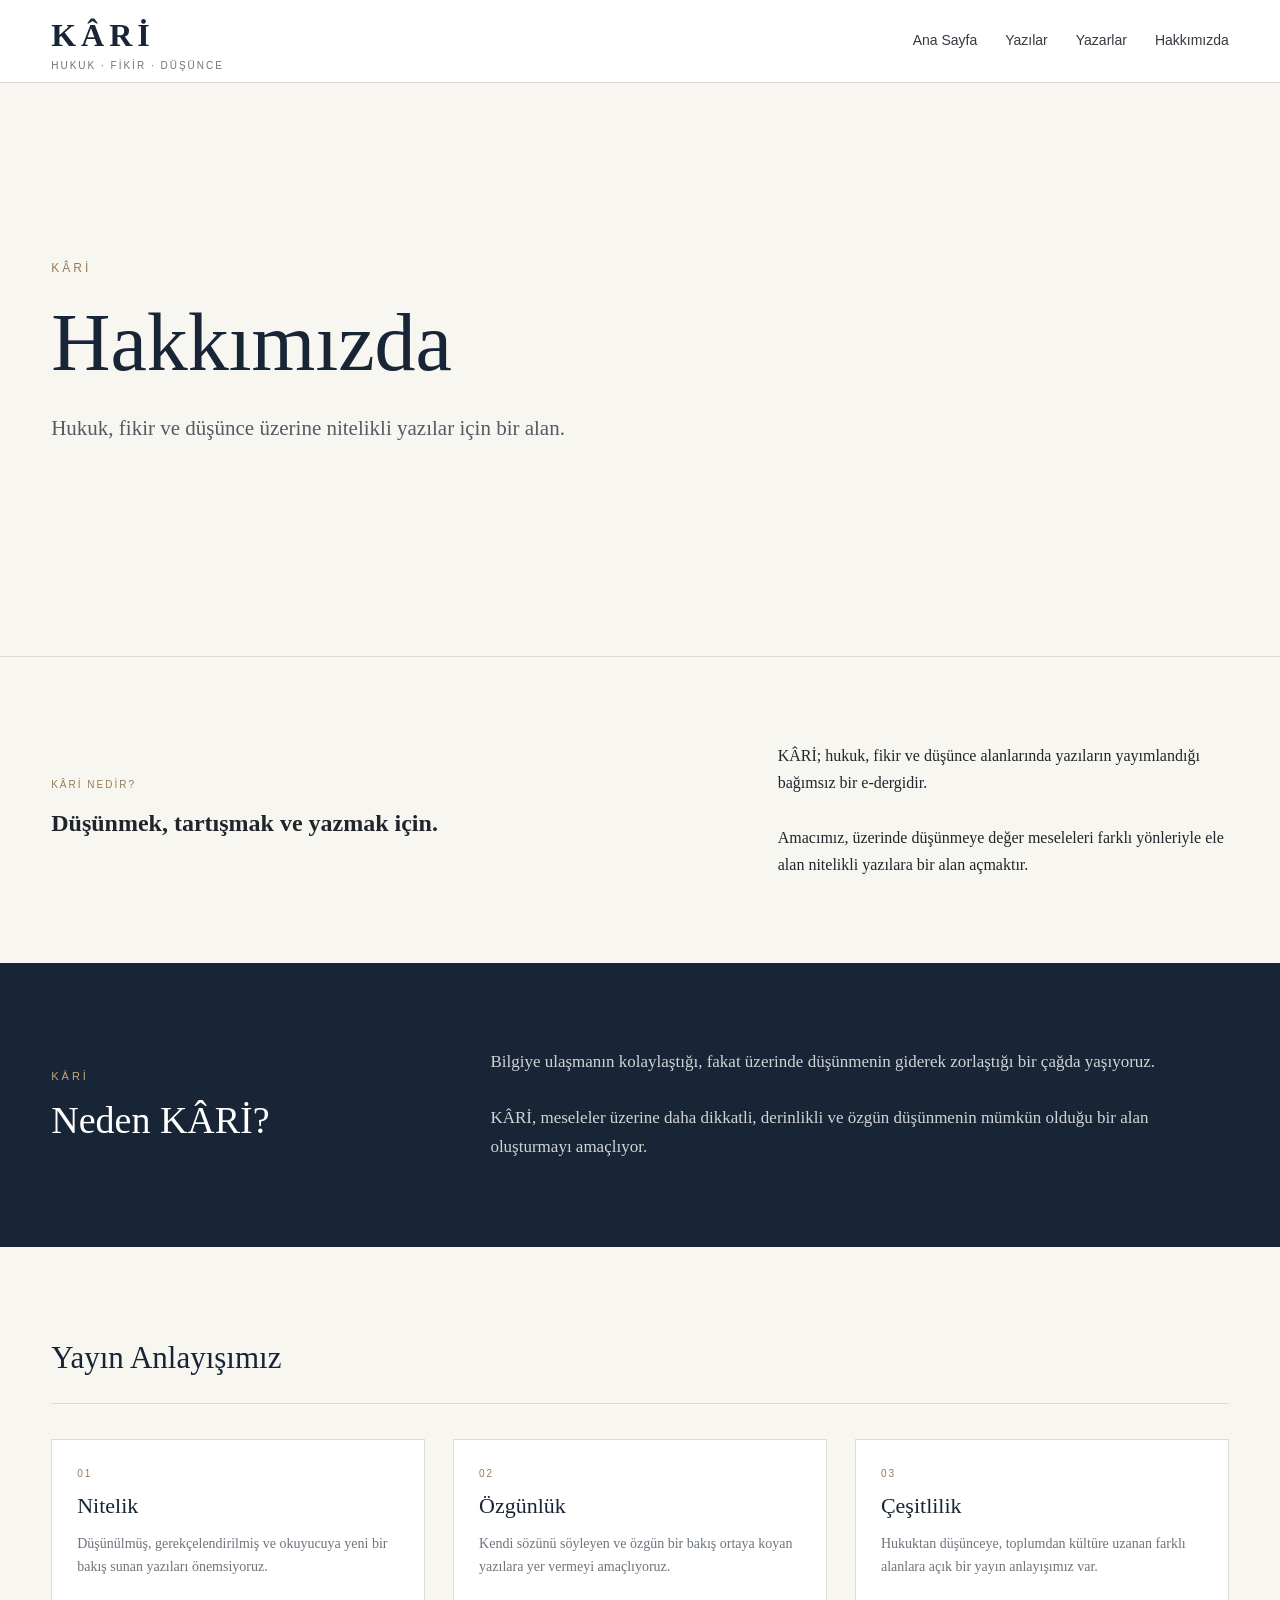
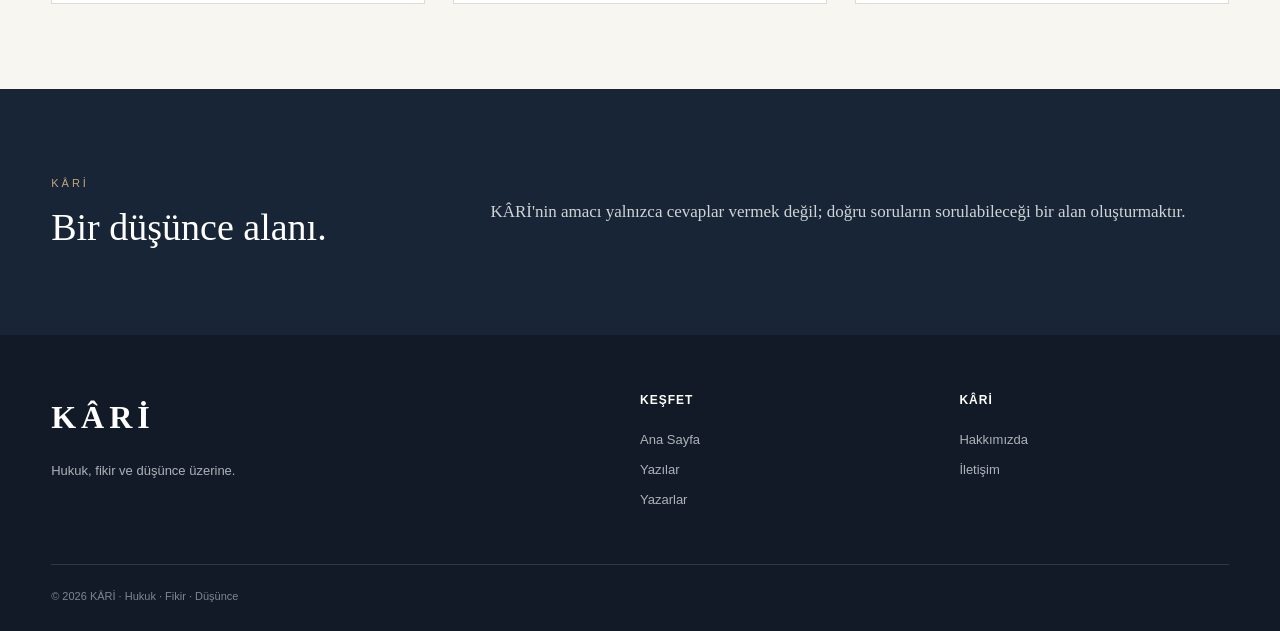
<file: hakkimizda.html>
<!DOCTYPE html>
<html lang="tr">
<head>
    <meta charset="UTF-8">
    <meta name="viewport" content="width=device-width, initial-scale=1.0">

    <title>Hakkımızda | KÂRİ</title>

    <link rel="stylesheet" href="css/style.css">
</head>

<body>

<header>
    <div class="container navbar">

        <a href="index.html" class="logo">
            KÂRİ
            <span>HUKUK · FİKİR · DÜŞÜNCE</span>
        </a>

        <nav>
            <a href="index.html">Ana Sayfa</a>
            <a href="makaleler.html">Yazılar</a>
            <a href="yazarlar.html">Yazarlar</a>
            <a href="hakkimizda.html">Hakkımızda</a>
        </nav>

    </div>
</header>


<main>

    <section class="hero">
        <div class="container">
            <div class="hero-content">

                <div class="eyebrow">
                    KÂRİ
                </div>

                <h1>Hakkımızda</h1>

                <p class="hero-description">
                    Hukuk, fikir ve düşünce üzerine
                    nitelikli yazılar için bir alan.
                </p>

            </div>
        </div>
    </section>


    <section>
        <div class="container">

            <div class="featured-grid">

                <div>
                    <div class="category">KÂRİ NEDİR?</div>

                    <h2>
                        Düşünmek, tartışmak
                        ve yazmak için.
                    </h2>
                </div>

                <div>
                    <p>
                        KÂRİ; hukuk, fikir ve düşünce
                        alanlarında yazıların yayımlandığı
                        bağımsız bir e-dergidir.
                    </p>

                    <br>

                    <p>
                        Amacımız, üzerinde düşünmeye değer
                        meseleleri farklı yönleriyle ele alan
                        nitelikli yazılara bir alan açmaktır.
                    </p>
                </div>

            </div>

        </div>
    </section>


    <section class="editor">

        <div class="container">

            <div class="editor-grid">

                <div>
                    <div class="editor-label">
                        KÂRİ
                    </div>

                    <h2>
                        Neden KÂRİ?
                    </h2>
                </div>

                <div>
                    <p>
                        Bilgiye ulaşmanın kolaylaştığı,
                        fakat üzerinde düşünmenin giderek
                        zorlaştığı bir çağda yaşıyoruz.
                    </p>

                    <br>

                    <p>
                        KÂRİ, meseleler üzerine daha dikkatli,
                        derinlikli ve özgün düşünmenin mümkün
                        olduğu bir alan oluşturmayı amaçlıyor.
                    </p>
                </div>

            </div>

        </div>

    </section>


    <section>

        <div class="container">

            <div class="section-heading">
                <h2>Yayın Anlayışımız</h2>
            </div>

            <div class="articles">

                <article class="article-card">
                    <div class="article-content">
                        <div class="category">01</div>

                        <h3>Nitelik</h3>

                        <p>
                            Düşünülmüş, gerekçelendirilmiş
                            ve okuyucuya yeni bir bakış
                            sunan yazıları önemsiyoruz.
                        </p>
                    </div>
                </article>


                <article class="article-card">
                    <div class="article-content">
                        <div class="category">02</div>

                        <h3>Özgünlük</h3>

                        <p>
                            Kendi sözünü söyleyen ve özgün
                            bir bakış ortaya koyan yazılara
                            yer vermeyi amaçlıyoruz.
                        </p>
                    </div>
                </article>


                <article class="article-card">
                    <div class="article-content">
                        <div class="category">03</div>

                        <h3>Çeşitlilik</h3>

                        <p>
                            Hukuktan düşünceye, toplumdan
                            kültüre uzanan farklı alanlara
                            açık bir yayın anlayışımız var.
                        </p>
                    </div>
                </article>

            </div>

        </div>

    </section>


    <section class="editor">

        <div class="container">

            <div class="editor-grid">

                <div>
                    <div class="editor-label">
                        KÂRİ
                    </div>

                    <h2>
                        Bir düşünce
                        alanı.
                    </h2>
                </div>

                <div>
                    <p>
                        KÂRİ'nin amacı yalnızca cevaplar
                        vermek değil; doğru soruların
                        sorulabileceği bir alan oluşturmaktır.
                    </p>
                </div>

            </div>

        </div>

    </section>

</main>


<footer>

    <div class="container">

        <div class="footer-grid">

            <div>
                <div class="logo">KÂRİ</div>

                <p>
                    Hukuk, fikir ve düşünce üzerine.
                </p>
            </div>

            <div>
                <h4>Keşfet</h4>

                <ul>
                    <li><a href="index.html">Ana Sayfa</a></li>
                    <li><a href="makaleler.html">Yazılar</a></li>
                    <li><a href="yazarlar.html">Yazarlar</a></li>
                </ul>
            </div>

            <div>
                <h4>KÂRİ</h4>

                <ul>
                    <li><a href="hakkimizda.html">Hakkımızda</a></li>
                    <li><a href="#">İletişim</a></li>
                </ul>
            </div>

        </div>

        <div class="copyright">
            © 2026 KÂRİ · Hukuk · Fikir · Düşünce
        </div>

    </div>

</footer>

</body>
</html>
</file>
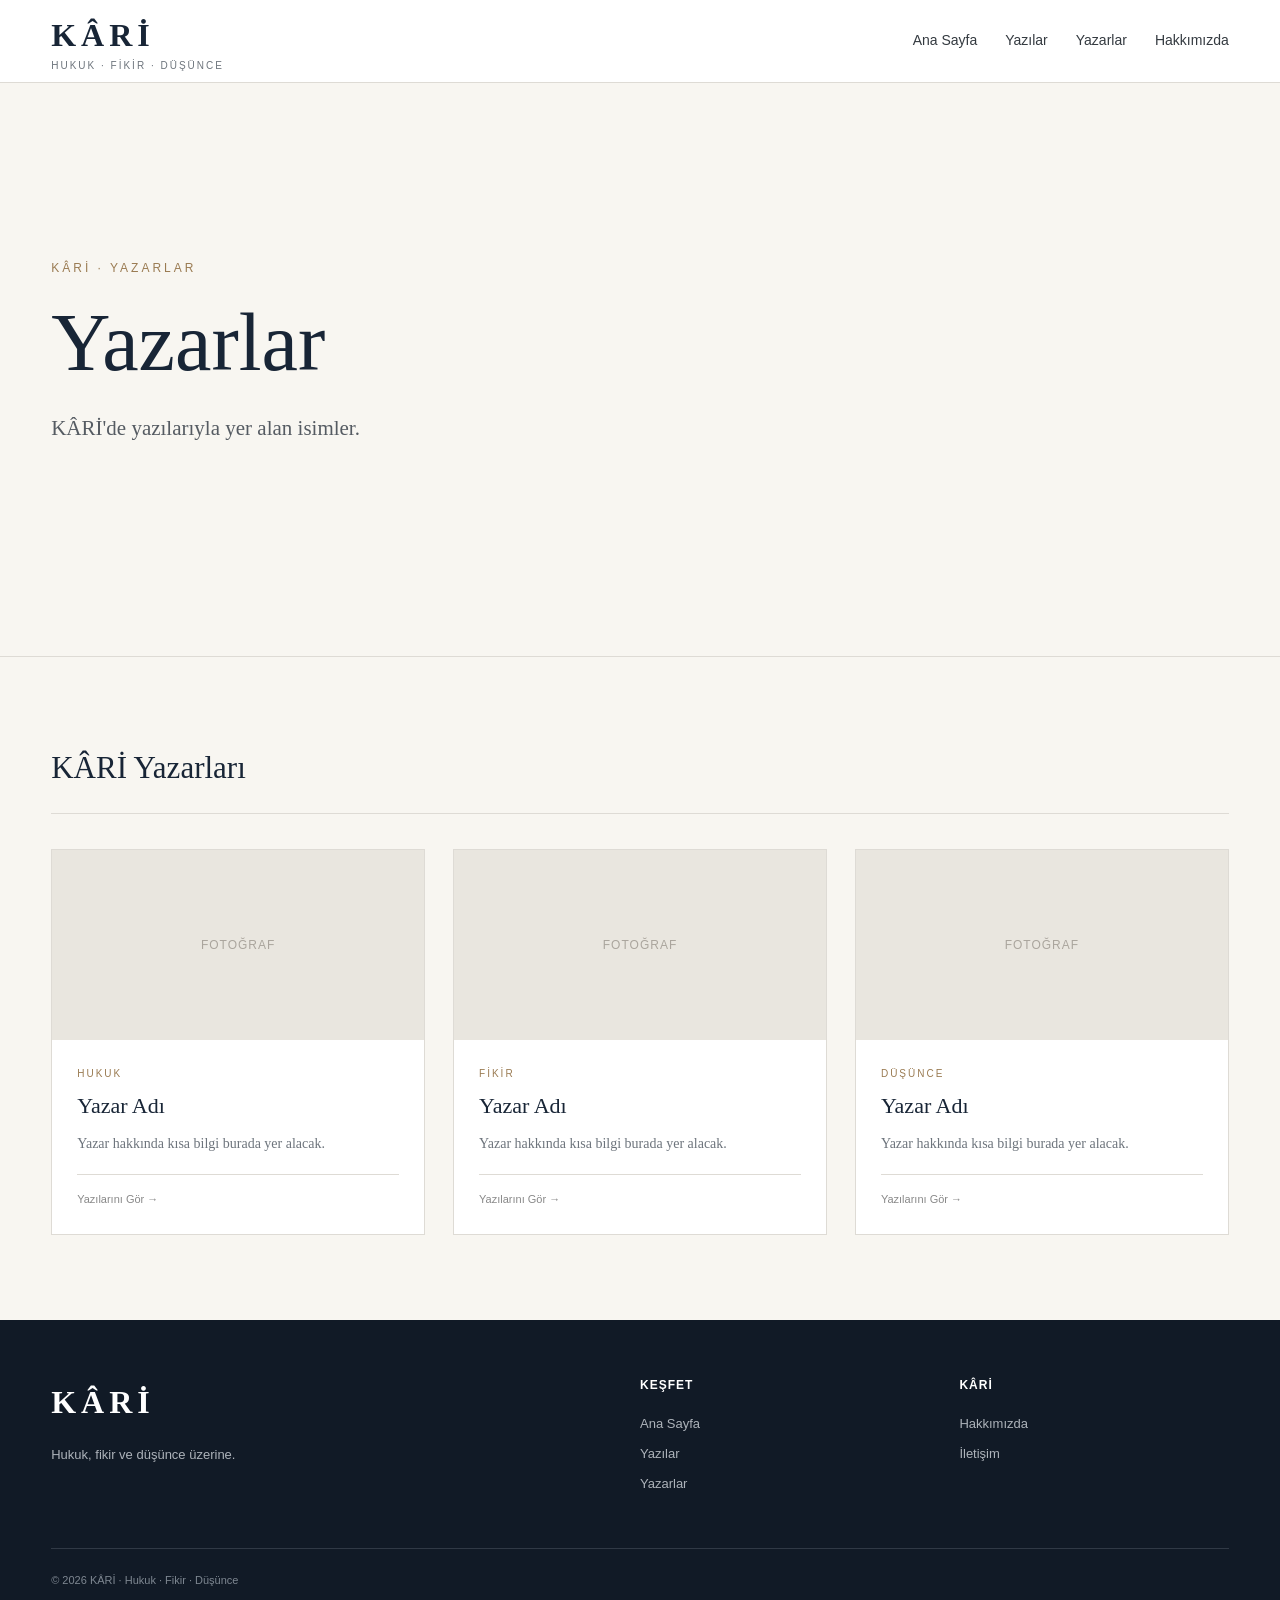
<file: yazarlar.html>
<!DOCTYPE html>
<html lang="tr">

<head>
    <meta charset="UTF-8">
    <meta name="viewport" content="width=device-width, initial-scale=1.0">

    <title>Yazarlar | KÂRİ</title>

    <meta
        name="description"
        content="KÂRİ yazarları — Hukuk, fikir ve düşünce üzerine."
    >

    <link rel="stylesheet" href="css/style.css">
</head>

<body>

<header>
    <div class="container navbar">

        <a href="index.html" class="logo">
            KÂRİ
            <span>HUKUK · FİKİR · DÜŞÜNCE</span>
        </a>

        <nav>
            <a href="index.html">Ana Sayfa</a>
            <a href="makaleler.html">Yazılar</a>
            <a href="yazarlar.html">Yazarlar</a>
            <a href="hakkimizda.html">Hakkımızda</a>
        </nav>

    </div>
</header>


<main>

    <section class="hero">

        <div class="container">

            <div class="hero-content">

                <div class="eyebrow">
                    KÂRİ · YAZARLAR
                </div>

                <h1>
                    Yazarlar
                </h1>

                <p class="hero-description">
                    KÂRİ'de yazılarıyla yer alan isimler.
                </p>

            </div>

        </div>

    </section>


    <section>

        <div class="container">

            <div class="section-heading">
                <h2>KÂRİ Yazarları</h2>
            </div>


            <div class="articles">

                <article class="article-card">

                    <div class="article-image">
                        FOTOĞRAF
                    </div>

                    <div class="article-content">

                        <div class="category">
                            HUKUK
                        </div>

                        <h3>
                            Yazar Adı
                        </h3>

                        <p>
                            Yazar hakkında kısa bilgi burada
                            yer alacak.
                        </p>

                        <div class="article-meta">
                            Yazılarını Gör →
                        </div>

                    </div>

                </article>


                <article class="article-card">

                    <div class="article-image">
                        FOTOĞRAF
                    </div>

                    <div class="article-content">

                        <div class="category">
                            FİKİR
                        </div>

                        <h3>
                            Yazar Adı
                        </h3>

                        <p>
                            Yazar hakkında kısa bilgi burada
                            yer alacak.
                        </p>

                        <div class="article-meta">
                            Yazılarını Gör →
                        </div>

                    </div>

                </article>


                <article class="article-card">

                    <div class="article-image">
                        FOTOĞRAF
                    </div>

                    <div class="article-content">

                        <div class="category">
                            DÜŞÜNCE
                        </div>

                        <h3>
                            Yazar Adı
                        </h3>

                        <p>
                            Yazar hakkında kısa bilgi burada
                            yer alacak.
                        </p>

                        <div class="article-meta">
                            Yazılarını Gör →
                        </div>

                    </div>

                </article>

            </div>

        </div>

    </section>

</main>


<footer>

    <div class="container">

        <div class="footer-grid">

            <div>

                <div class="logo">
                    KÂRİ
                </div>

                <p>
                    Hukuk, fikir ve düşünce üzerine.
                </p>

            </div>


            <div>

                <h4>Keşfet</h4>

                <ul>

                    <li>
                        <a href="index.html">
                            Ana Sayfa
                        </a>
                    </li>

                    <li>
                        <a href="makaleler.html">
                            Yazılar
                        </a>
                    </li>

                    <li>
                        <a href="yazarlar.html">
                            Yazarlar
                        </a>
                    </li>

                </ul>

            </div>


            <div>

                <h4>KÂRİ</h4>

                <ul>

                    <li>
                        <a href="hakkimizda.html">
                            Hakkımızda
                        </a>
                    </li>

                    <li>
                        <a href="#">
                            İletişim
                        </a>
                    </li>

                </ul>

            </div>

        </div>


        <div class="copyright">
            © 2026 KÂRİ · Hukuk · Fikir · Düşünce
        </div>

    </div>

</footer>

</body>
</html>
</file>
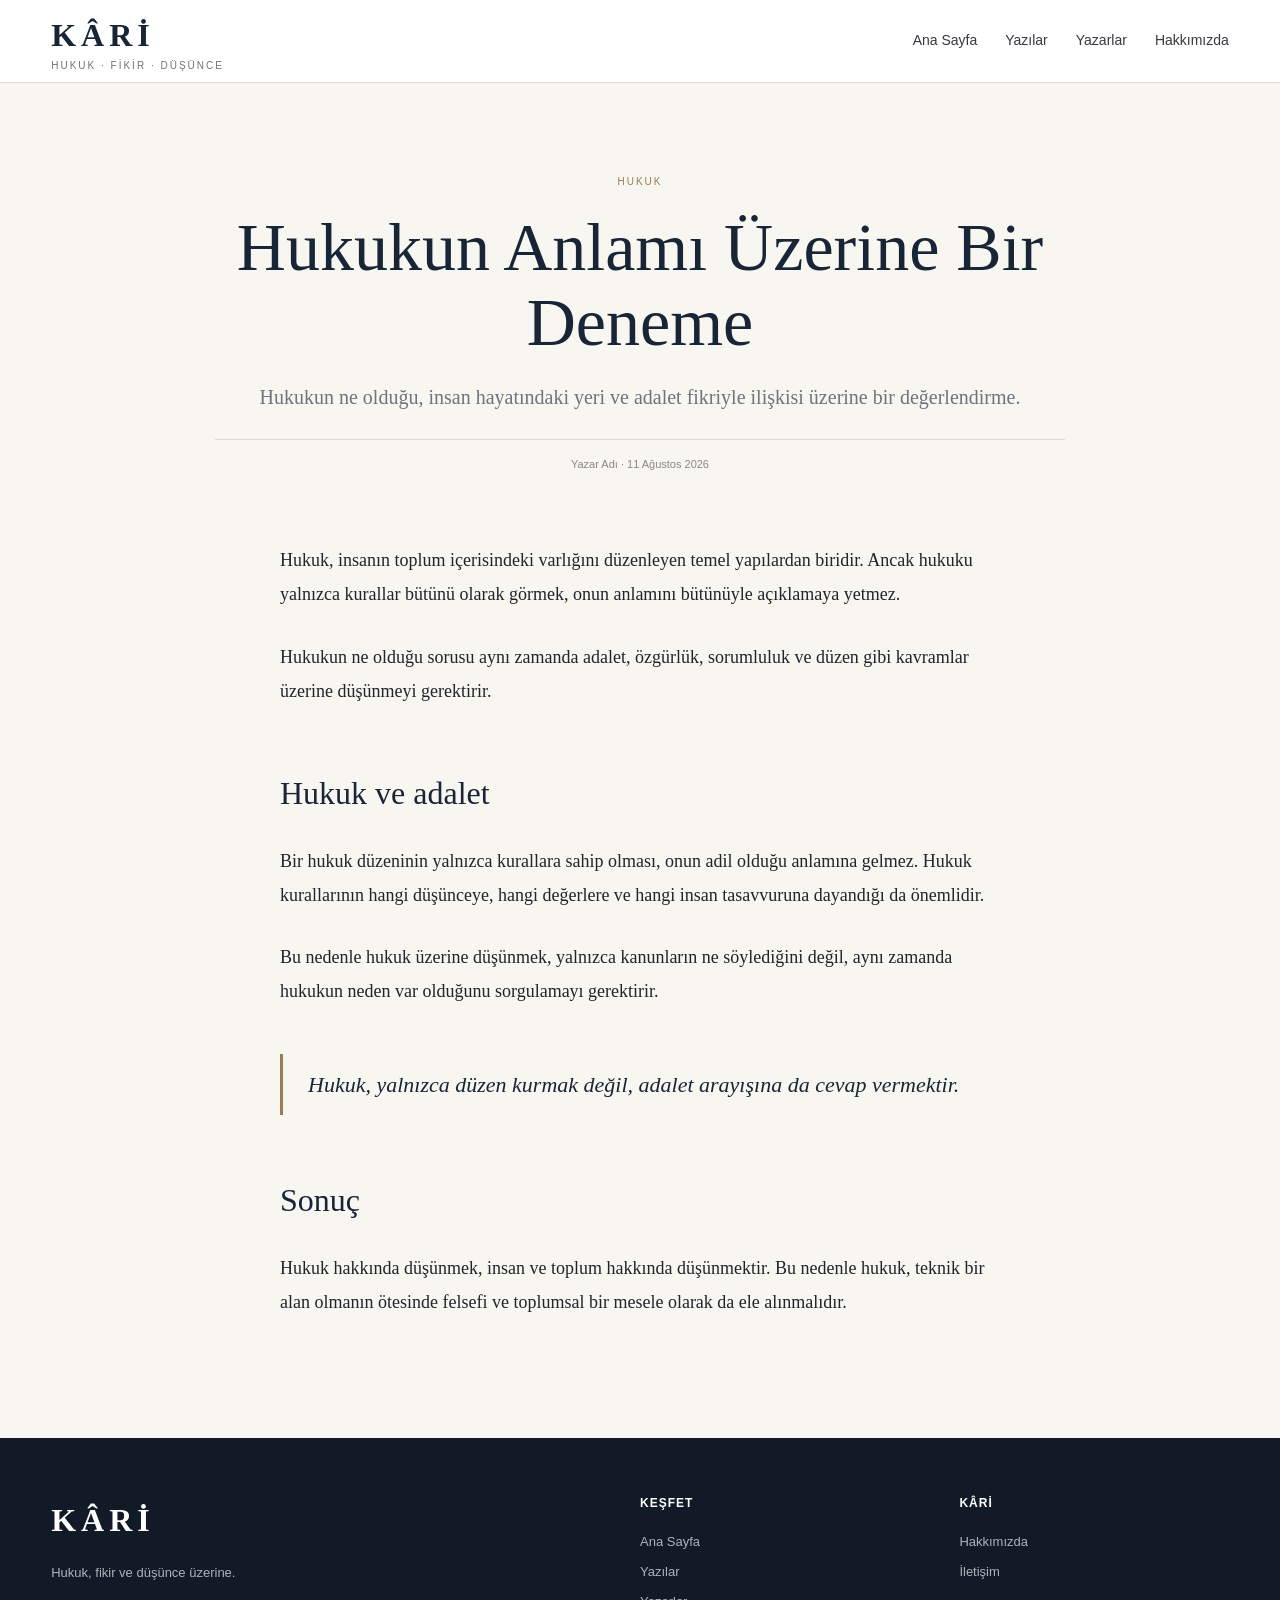
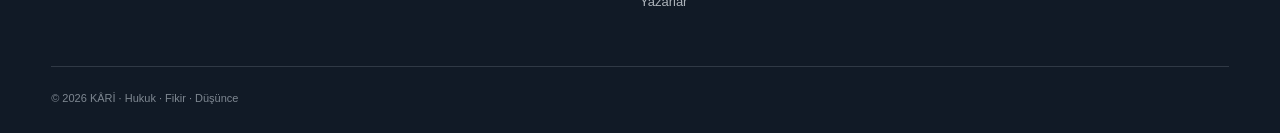
<file: makaleler/hukukun-anlami.html>
<!DOCTYPE html>
<html lang="tr">

<head>
    <meta charset="UTF-8">
    <meta name="viewport" content="width=device-width, initial-scale=1.0">

    <title>Hukukun Anlamı Üzerine Bir Deneme | KÂRİ</title>

    <meta
        name="description"
        content="Hukukun anlamı ve insan hayatındaki yeri üzerine bir deneme."
    >

    <link rel="stylesheet" href="../css/style.css">
</head>

<body>

<header>
    <div class="container navbar">

        <a href="../index.html" class="logo">
            KÂRİ
            <span>HUKUK · FİKİR · DÜŞÜNCE</span>
        </a>

        <nav>
            <a href="../index.html">Ana Sayfa</a>
            <a href="../makaleler.html">Yazılar</a>
            <a href="../yazarlar.html">Yazarlar</a>
            <a href="../hakkimizda.html">Hakkımızda</a>
        </nav>

    </div>
</header>


<main>

    <article class="article-page">

        <div class="container">

            <div class="article-header">

                <div class="category">
                    HUKUK
                </div>

                <h1>
                    Hukukun Anlamı Üzerine Bir Deneme
                </h1>

                <p class="article-lead">
                    Hukukun ne olduğu, insan hayatındaki yeri
                    ve adalet fikriyle ilişkisi üzerine bir
                    değerlendirme.
                </p>

                <div class="article-meta">
                    Yazar Adı · 11 Ağustos 2026
                </div>

            </div>


            <div class="article-body">

                <p>
                    Hukuk, insanın toplum içerisindeki varlığını
                    düzenleyen temel yapılardan biridir. Ancak
                    hukuku yalnızca kurallar bütünü olarak görmek,
                    onun anlamını bütünüyle açıklamaya yetmez.
                </p>

                <p>
                    Hukukun ne olduğu sorusu aynı zamanda adalet,
                    özgürlük, sorumluluk ve düzen gibi kavramlar
                    üzerine düşünmeyi gerektirir.
                </p>

                <h2>
                    Hukuk ve adalet
                </h2>

                <p>
                    Bir hukuk düzeninin yalnızca kurallara sahip
                    olması, onun adil olduğu anlamına gelmez.
                    Hukuk kurallarının hangi düşünceye,
                    hangi değerlere ve hangi insan tasavvuruna
                    dayandığı da önemlidir.
                </p>

                <p>
                    Bu nedenle hukuk üzerine düşünmek,
                    yalnızca kanunların ne söylediğini değil,
                    aynı zamanda hukukun neden var olduğunu
                    sorgulamayı gerektirir.
                </p>

                <blockquote>
                    Hukuk, yalnızca düzen kurmak değil,
                    adalet arayışına da cevap vermektir.
                </blockquote>

                <h2>
                    Sonuç
                </h2>

                <p>
                    Hukuk hakkında düşünmek, insan ve toplum
                    hakkında düşünmektir. Bu nedenle hukuk,
                    teknik bir alan olmanın ötesinde felsefi
                    ve toplumsal bir mesele olarak da ele
                    alınmalıdır.
                </p>

            </div>

        </div>

    </article>

</main>


<footer>

    <div class="container">

        <div class="footer-grid">

            <div>
                <div class="logo">KÂRİ</div>

                <p>
                    Hukuk, fikir ve düşünce üzerine.
                </p>
            </div>

            <div>
                <h4>Keşfet</h4>

                <ul>
                    <li>
                        <a href="../index.html">
                            Ana Sayfa
                        </a>
                    </li>

                    <li>
                        <a href="../makaleler.html">
                            Yazılar
                        </a>
                    </li>

                    <li>
                        <a href="../yazarlar.html">
                            Yazarlar
                        </a>
                    </li>
                </ul>
            </div>

            <div>
                <h4>KÂRİ</h4>

                <ul>
                    <li>
                        <a href="../hakkimizda.html">
                            Hakkımızda
                        </a>
                    </li>

                    <li>
                        <a href="#">
                            İletişim
                        </a>
                    </li>
                </ul>
            </div>

        </div>

        <div class="copyright">
            © 2026 KÂRİ · Hukuk · Fikir · Düşünce
        </div>

    </div>

</footer>

</body>
</html>
</file>
<file: css/style.css>
* {
    margin: 0;
    padding: 0;
    box-sizing: border-box;
}

:root {
    --dark: #182536;
    --text: #20252b;
    --muted: #6d747c;
    --line: #dedbd5;
    --paper: #f8f6f1;
    --white: #ffffff;
    --accent: #9a7b52;
}

html {
    scroll-behavior: smooth;
}

body {
    font-family: Georgia, "Times New Roman", serif;
    color: var(--text);
    background: var(--paper);
    line-height: 1.7;
}

a {
    color: inherit;
    text-decoration: none;
}

.container {
    width: min(1180px, 92%);
    margin: 0 auto;
}

/* HEADER */

header {
    background: var(--white);
    border-bottom: 1px solid var(--line);
    position: sticky;
    top: 0;
    z-index: 100;
}

.navbar {
    min-height: 82px;
    display: flex;
    align-items: center;
    justify-content: space-between;
    gap: 30px;
}

.logo {
    font-size: 32px;
    font-weight: bold;
    letter-spacing: 5px;
    color: var(--dark);
}

.logo span {
    display: block;
    font-size: 10px;
    letter-spacing: 2px;
    font-family: Arial, sans-serif;
    font-weight: normal;
    color: var(--muted);
    margin-top: -5px;
}

nav {
    display: flex;
    align-items: center;
    gap: 28px;
    font-family: Arial, sans-serif;
    font-size: 14px;
}

nav a {
    color: #343a40;
    transition: 0.2s;
}

nav a:hover {
    color: var(--accent);
}

/* HERO */

.hero {
    min-height: 560px;
    display: flex;
    align-items: center;
    background:
        linear-gradient(
            90deg,
            rgba(248, 246, 241, 1) 0%,
            rgba(248, 246, 241, 0.94) 50%,
            rgba(248, 246, 241, 0.72) 100%
        );
    border-bottom: 1px solid var(--line);
}

.hero-content {
    max-width: 720px;
    padding: 90px 0;
}

.eyebrow {
    font-family: Arial, sans-serif;
    font-size: 12px;
    letter-spacing: 3px;
    text-transform: uppercase;
    color: var(--accent);
    margin-bottom: 22px;
}

.hero h1 {
    font-size: clamp(48px, 7vw, 82px);
    line-height: 1.05;
    font-weight: normal;
    color: var(--dark);
    margin-bottom: 25px;
}

.hero h1 strong {
    font-weight: bold;
}

.hero-description {
    max-width: 620px;
    font-size: 21px;
    color: #555b62;
    margin-bottom: 34px;
}

.button {
    display: inline-block;
    padding: 13px 25px;
    background: var(--dark);
    color: white;
    font-family: Arial, sans-serif;
    font-size: 13px;
    letter-spacing: 0.5px;
    transition: 0.2s;
}

.button:hover {
    background: var(--accent);
}

/* GENERAL */

section {
    padding: 85px 0;
}

.section-heading {
    display: flex;
    align-items: baseline;
    justify-content: space-between;
    border-bottom: 1px solid var(--line);
    padding-bottom: 18px;
    margin-bottom: 35px;
}

.section-heading h2 {
    font-size: 31px;
    font-weight: normal;
    color: var(--dark);
}

.section-heading a {
    font-family: Arial, sans-serif;
    font-size: 12px;
    color: var(--accent);
}

/* ARTICLES */

.articles {
    display: grid;
    grid-template-columns: repeat(3, 1fr);
    gap: 28px;
}

.article-card {
    background: var(--white);
    border: 1px solid var(--line);
    transition: 0.25s;
}

.article-card:hover {
    transform: translateY(-4px);
    box-shadow: 0 10px 30px rgba(0,0,0,0.07);
}

.article-image {
    height: 190px;
    background: #e9e6df;
    display: flex;
    align-items: center;
    justify-content: center;
    color: #aaa59d;
    font-family: Arial, sans-serif;
    font-size: 12px;
    letter-spacing: 1px;
}

.article-content {
    padding: 25px;
}

.category {
    font-family: Arial, sans-serif;
    font-size: 10px;
    letter-spacing: 2px;
    text-transform: uppercase;
    color: var(--accent);
    margin-bottom: 10px;
}

.article-card h3 {
    font-size: 22px;
    line-height: 1.3;
    font-weight: normal;
    margin-bottom: 13px;
    color: var(--dark);
}

.article-card p {
    font-size: 14px;
    color: var(--muted);
    line-height: 1.6;
}

.article-meta {
    margin-top: 18px;
    padding-top: 15px;
    border-top: 1px solid var(--line);
    font-family: Arial, sans-serif;
    font-size: 11px;
    color: #888;
}

/* FEATURED */

.featured-grid {
    display: grid;
    grid-template-columns: 1.5fr 1fr;
    gap: 50px;
    align-items: center;
}

.featured-image {
    min-height: 370px;
    background: #ddd8ce;
    display: flex;
    align-items: center;
    justify-content: center;
    font-family: Arial, sans-serif;
    color: #989188;
    font-size: 13px;
}

.featured-content .category {
    margin-bottom: 15px;
}

.featured-content h2 {
    font-size: 40px;
    line-height: 1.15;
    font-weight: normal;
    color: var(--dark);
    margin-bottom: 20px;
}

.featured-content p {
    color: var(--muted);
    margin-bottom: 28px;
}

/* CATEGORIES */

.category-grid {
    display: grid;
    grid-template-columns: repeat(3, 1fr);
    gap: 18px;
}

.category-box {
    padding: 35px 30px;
    background: var(--white);
    border: 1px solid var(--line);
    transition: 0.2s;
}

.category-box:hover {
    background: var(--dark);
    color: white;
}

.category-box h3 {
    font-size: 25px;
    font-weight: normal;
    margin-bottom: 8px;
}

.category-box p {
    font-family: Arial, sans-serif;
    font-size: 12px;
    color: var(--muted);
}

.category-box:hover p {
    color: #d8d8d8;
}

/* EDITOR */

.editor {
    background: var(--dark);
    color: white;
}

.editor-grid {
    display: grid;
    grid-template-columns: 1fr 2fr;
    gap: 70px;
    align-items: center;
}

.editor-label {
    font-family: Arial, sans-serif;
    font-size: 11px;
    letter-spacing: 3px;
    text-transform: uppercase;
    color: #c5a77e;
}

.editor h2 {
    font-size: 38px;
    font-weight: normal;
    line-height: 1.2;
    margin-top: 12px;
}

.editor p {
    color: #d1d4d7;
    font-size: 17px;
}

/* FOOTER */

footer {
    background: #111a26;
    color: white;
    padding: 55px 0 25px;
}

.footer-grid {
    display: grid;
    grid-template-columns: 2fr 1fr 1fr;
    gap: 50px;
    padding-bottom: 45px;
}

footer .logo {
    color: white;
    margin-bottom: 15px;
}

footer p {
    color: #adb3ba;
    font-family: Arial, sans-serif;
    font-size: 13px;
    max-width: 400px;
}

footer h4 {
    font-family: Arial, sans-serif;
    font-size: 12px;
    text-transform: uppercase;
    letter-spacing: 1px;
    margin-bottom: 18px;
}

footer ul {
    list-style: none;
}

footer li {
    margin-bottom: 8px;
    color: #adb3ba;
    font-family: Arial, sans-serif;
    font-size: 13px;
}

.copyright {
    border-top: 1px solid #303945;
    padding-top: 22px;
    color: #7e8791;
    font-family: Arial, sans-serif;
    font-size: 11px;
}

/* MOBILE */

@media (max-width: 800px) {

    .navbar {
        min-height: 70px;
    }

    nav {
        gap: 12px;
        font-size: 11px;
    }

    nav a:nth-child(3),
    nav a:nth-child(4) {
        display: none;
    }

    .hero {
        min-height: 500px;
    }

    .hero-content {
        padding: 70px 0;
    }

    .hero-description {
        font-size: 18px;
    }

    section {
        padding: 60px 0;
    }

    .articles,
    .category-grid,
    .featured-grid,
    .editor-grid,
    .footer-grid {
        grid-template-columns: 1fr;
    }

    .featured-image {
        min-height: 250px;
    }

    .featured-content h2 {
        font-size: 32px;
    }

    .editor-grid {
        gap: 30px;
    }

    .footer-grid {
        gap: 35px;
    }
}
/* ARTICLE PAGE */

.article-page {
    padding: 90px 0;
}

.article-header {
    max-width: 850px;
    margin: 0 auto 70px;
    text-align: center;
}

.article-header h1 {
    font-size: clamp(42px, 6vw, 68px);
    line-height: 1.1;
    font-weight: normal;
    color: var(--dark);
    margin: 20px 0;
}

.article-lead {
    font-size: 20px;
    color: var(--muted);
    margin-bottom: 25px;
}

.article-body {
    max-width: 720px;
    margin: 0 auto;
    font-size: 18px;
    line-height: 1.9;
}

.article-body p {
    margin-bottom: 28px;
}

.article-body h2 {
    font-size: 32px;
    font-weight: normal;
    color: var(--dark);
    margin: 55px 0 20px;
}

.article-body blockquote {
    border-left: 3px solid var(--accent);
    padding: 10px 25px;
    margin: 45px 0;
    font-size: 22px;
    font-style: italic;
    color: var(--dark);
}
</file>
